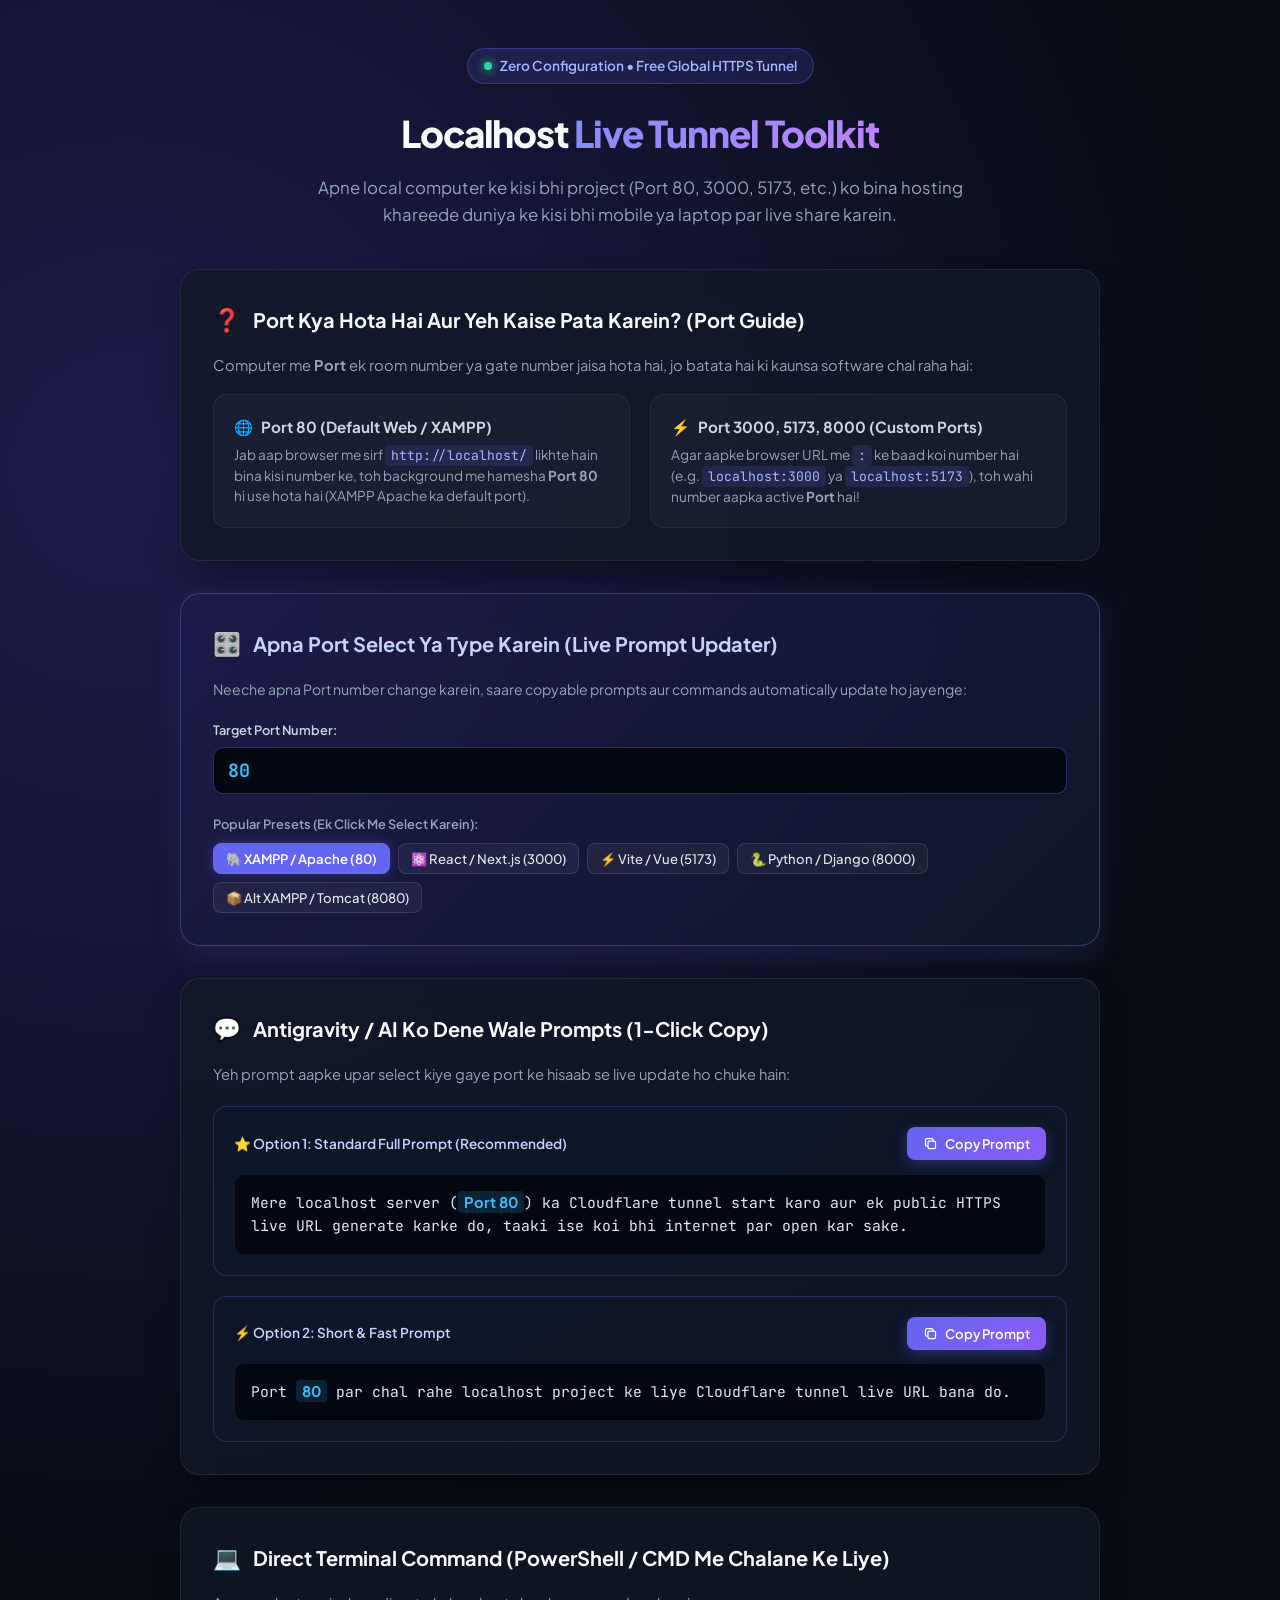
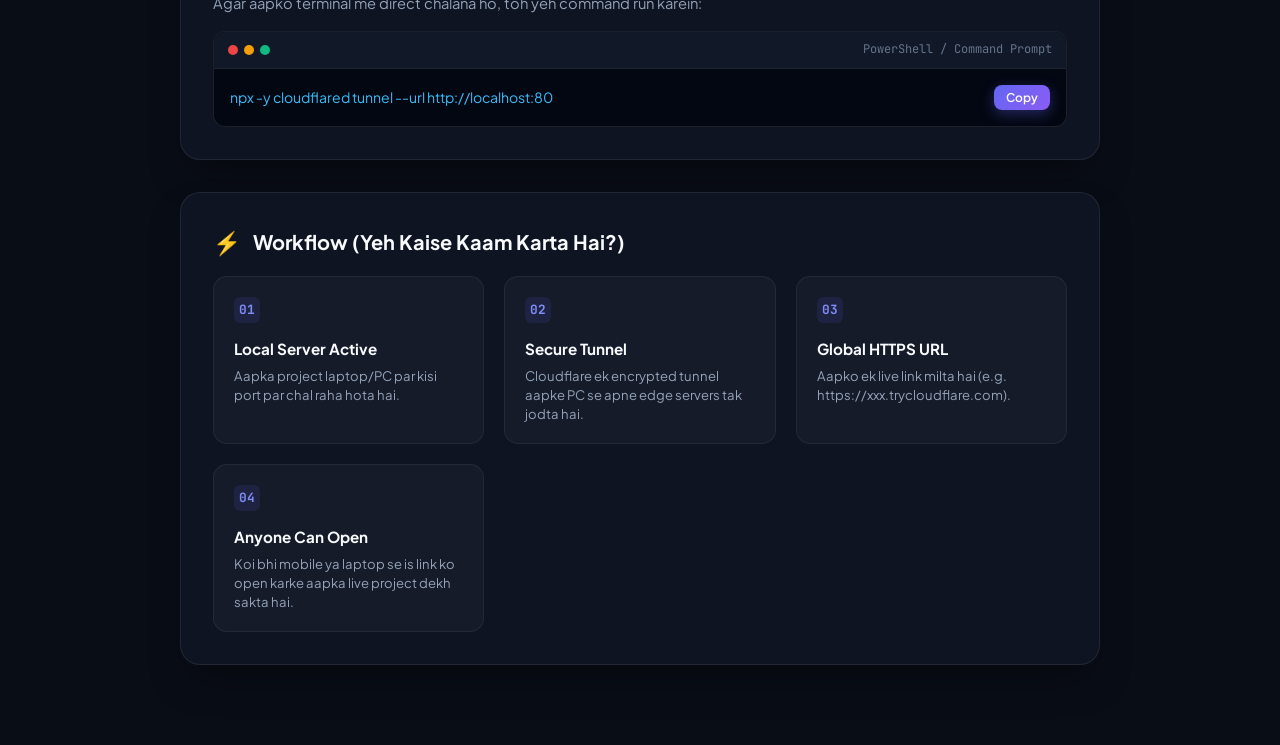
<file: tunnel-guide.html>
<!DOCTYPE html>
<html lang="en">
<head>
  <meta charset="UTF-8">
  <meta name="viewport" content="width=device-width, initial-scale=1.0">
  <title>Localhost Live Tunnel Guide & Interactive Port Customizer</title>
  <link rel="preconnect" href="https://fonts.googleapis.com">
  <link rel="preconnect" href="https://fonts.gstatic.com" crossorigin>
  <link href="https://fonts.googleapis.com/css2?family=Plus+Jakarta+Sans:wght@400;500;600;700;800&family=JetBrains+Mono:wght@400;500;600;700&display=swap" rel="stylesheet">
  <style>
    :root {
      --bg: #090d16;
      --card-bg: rgba(17, 24, 39, 0.78);
      --card-border: rgba(255, 255, 255, 0.08);
      --card-hover: rgba(99, 102, 241, 0.25);
      --primary: #6366f1;
      --primary-hover: #4f46e5;
      --primary-glow: rgba(99, 102, 241, 0.35);
      --accent: #10b981;
      --accent-glow: rgba(16, 185, 129, 0.3);
      --warning: #f59e0b;
      --text: #f8fafc;
      --text-muted: #94a3b8;
    }

    * {
      box-sizing: border-box;
      margin: 0;
      padding: 0;
      font-family: 'Plus Jakarta Sans', sans-serif;
    }

    body {
      background: radial-gradient(circle at 10% 20%, #1e1b4b 0%, #090d16 50%),
                  radial-gradient(circle at 90% 80%, #0f172a 0%, #090d16 60%);
      color: var(--text);
      min-height: 100vh;
      padding: 3rem 1.5rem;
      line-height: 1.6;
    }

    .container {
      max-width: 920px;
      margin: 0 auto;
    }

    /* Header */
    header {
      text-align: center;
      margin-bottom: 2.5rem;
    }

    .badge-top {
      display: inline-flex;
      align-items: center;
      gap: 0.5rem;
      padding: 6px 16px;
      background: rgba(99, 102, 241, 0.15);
      border: 1px solid rgba(99, 102, 241, 0.35);
      border-radius: 9999px;
      font-size: 0.85rem;
      font-weight: 600;
      color: #a5b4fc;
      margin-bottom: 1.25rem;
      backdrop-filter: blur(10px);
    }

    .badge-top .pulse-dot {
      width: 8px;
      height: 8px;
      background: #34d399;
      border-radius: 50%;
      box-shadow: 0 0 10px #34d399;
      animation: pulse 2s infinite;
    }

    @keyframes pulse {
      0%, 100% { opacity: 1; transform: scale(1); }
      50% { opacity: 0.4; transform: scale(0.85); }
    }

    h1 {
      font-size: 2.3rem;
      font-weight: 800;
      letter-spacing: -0.03em;
      margin-bottom: 0.8rem;
    }

    h1 span {
      background: linear-gradient(135deg, #818cf8 0%, #c084fc 100%);
      -webkit-background-clip: text;
      -webkit-text-fill-color: transparent;
    }

    .subtitle {
      color: var(--text-muted);
      font-size: 1.05rem;
      max-width: 650px;
      margin: 0 auto;
    }

    /* Card styling */
    .card {
      background: var(--card-bg);
      backdrop-filter: blur(16px);
      border: 1px solid var(--card-border);
      border-radius: 20px;
      padding: 2rem;
      margin-bottom: 2rem;
      box-shadow: 0 20px 40px -15px rgba(0, 0, 0, 0.5);
      transition: all 0.3s ease;
    }

    .card:hover {
      border-color: var(--card-hover);
    }

    .section-title {
      font-size: 1.25rem;
      font-weight: 700;
      margin-bottom: 1rem;
      display: flex;
      align-items: center;
      gap: 0.75rem;
    }

    .section-title .icon {
      font-size: 1.4rem;
    }

    /* Port Explainer Banner */
    .explainer-grid {
      display: grid;
      grid-template-columns: 1fr 1fr;
      gap: 1.25rem;
      margin-top: 1rem;
    }

    @media (max-width: 700px) {
      .explainer-grid { grid-template-columns: 1fr; }
    }

    .explainer-box {
      background: rgba(255, 255, 255, 0.03);
      border: 1px solid rgba(255, 255, 255, 0.06);
      border-radius: 14px;
      padding: 1.25rem;
    }

    .explainer-box h3 {
      font-size: 0.95rem;
      font-weight: 700;
      margin-bottom: 0.4rem;
      display: flex;
      align-items: center;
      gap: 0.5rem;
      color: #cbd5e1;
    }

    .explainer-box p {
      font-size: 0.85rem;
      color: var(--text-muted);
      line-height: 1.5;
    }

    .explainer-box code {
      background: rgba(99, 102, 241, 0.15);
      color: #a5b4fc;
      padding: 2px 6px;
      border-radius: 4px;
      font-family: 'JetBrains Mono', monospace;
      font-size: 0.82rem;
    }

    /* Interactive Port Selector Box */
    .port-selector-card {
      background: linear-gradient(135deg, rgba(30, 27, 75, 0.85), rgba(15, 23, 42, 0.9));
      border: 1px solid rgba(129, 140, 248, 0.3);
      box-shadow: 0 10px 30px rgba(99, 102, 241, 0.15);
    }

    .port-input-row {
      display: flex;
      gap: 1rem;
      align-items: center;
      margin: 1.25rem 0;
      flex-wrap: wrap;
    }

    .port-input-wrap {
      flex: 1;
      min-width: 200px;
      position: relative;
    }

    .port-input-wrap label {
      display: block;
      font-size: 0.8rem;
      font-weight: 600;
      color: #cbd5e1;
      margin-bottom: 0.4rem;
    }

    .port-input-wrap input {
      width: 100%;
      background: #030712;
      border: 1px solid rgba(99, 102, 241, 0.4);
      color: #38bdf8;
      font-family: 'JetBrains Mono', monospace;
      font-size: 1.15rem;
      font-weight: 700;
      padding: 10px 14px;
      border-radius: 10px;
      outline: none;
      transition: all 0.2s;
    }

    .port-input-wrap input:focus {
      border-color: #818cf8;
      box-shadow: 0 0 15px rgba(99, 102, 241, 0.4);
    }

    .presets-label {
      font-size: 0.8rem;
      font-weight: 600;
      color: var(--text-muted);
      margin-bottom: 0.5rem;
    }

    .presets-row {
      display: flex;
      flex-wrap: wrap;
      gap: 0.5rem;
    }

    .preset-btn {
      background: rgba(255, 255, 255, 0.05);
      border: 1px solid rgba(255, 255, 255, 0.1);
      color: #e2e8f0;
      padding: 6px 12px;
      border-radius: 8px;
      font-size: 0.82rem;
      font-weight: 500;
      cursor: pointer;
      display: flex;
      align-items: center;
      gap: 0.4rem;
      transition: all 0.2s;
    }

    .preset-btn:hover {
      background: rgba(99, 102, 241, 0.2);
      border-color: rgba(99, 102, 241, 0.4);
      color: #fff;
    }

    .preset-btn.active {
      background: var(--primary);
      border-color: var(--primary);
      color: white;
      font-weight: 600;
      box-shadow: 0 0 12px var(--primary-glow);
    }

    /* Dynamic Prompts Box */
    .prompt-card {
      background: rgba(15, 23, 42, 0.85);
      border: 1px solid rgba(99, 102, 241, 0.25);
      border-radius: 14px;
      padding: 1.25rem;
      margin-top: 1.25rem;
      position: relative;
    }

    .prompt-header {
      display: flex;
      justify-content: space-between;
      align-items: center;
      margin-bottom: 0.85rem;
    }

    .prompt-label {
      font-size: 0.85rem;
      font-weight: 600;
      color: #c7d2fe;
      display: flex;
      align-items: center;
      gap: 0.5rem;
    }

    .copy-btn {
      background: linear-gradient(135deg, var(--primary), #8b5cf6);
      color: #fff;
      border: none;
      padding: 8px 16px;
      border-radius: 8px;
      font-size: 0.82rem;
      font-weight: 600;
      cursor: pointer;
      display: flex;
      align-items: center;
      gap: 0.45rem;
      box-shadow: 0 4px 14px var(--primary-glow);
      transition: all 0.2s;
    }

    .copy-btn:hover {
      transform: translateY(-2px);
      filter: brightness(1.1);
    }

    .copy-btn.copied {
      background: linear-gradient(135deg, #059669, #10b981);
      box-shadow: 0 4px 14px var(--accent-glow);
    }

    .prompt-content {
      font-family: 'JetBrains Mono', monospace;
      font-size: 0.92rem;
      background: #030712;
      border: 1px solid rgba(255, 255, 255, 0.06);
      border-radius: 10px;
      padding: 1rem;
      color: #e2e8f0;
      word-break: break-word;
      user-select: all;
    }

    .prompt-content .port-tag {
      color: #38bdf8;
      font-weight: 700;
      background: rgba(56, 189, 248, 0.15);
      padding: 2px 6px;
      border-radius: 4px;
    }

    /* Terminal Box */
    .terminal-box {
      background: #030712;
      border: 1px solid rgba(255, 255, 255, 0.1);
      border-radius: 12px;
      overflow: hidden;
      margin-top: 1rem;
    }

    .terminal-top {
      background: #111827;
      padding: 8px 14px;
      display: flex;
      align-items: center;
      justify-content: space-between;
      border-bottom: 1px solid rgba(255, 255, 255, 0.05);
    }

    .dots {
      display: flex;
      gap: 6px;
    }

    .dot {
      width: 10px;
      height: 10px;
      border-radius: 50%;
    }
    .dot-red { background: #ef4444; }
    .dot-yellow { background: #f59e0b; }
    .dot-green { background: #10b981; }

    .terminal-code {
      padding: 1rem;
      font-family: 'JetBrains Mono', monospace;
      font-size: 0.88rem;
      color: #38bdf8;
      display: flex;
      justify-content: space-between;
      align-items: center;
      gap: 1rem;
      overflow-x: auto;
    }

    /* How It Works Steps */
    .steps-grid {
      display: grid;
      grid-template-columns: repeat(auto-fit, minmax(200px, 1fr));
      gap: 1.25rem;
      margin-top: 1rem;
    }

    .step-box {
      background: rgba(255, 255, 255, 0.03);
      border: 1px solid rgba(255, 255, 255, 0.06);
      border-radius: 14px;
      padding: 1.25rem;
      position: relative;
    }

    .step-number {
      font-family: 'JetBrains Mono', monospace;
      font-size: 0.8rem;
      font-weight: 700;
      color: #818cf8;
      background: rgba(99, 102, 241, 0.12);
      width: 26px;
      height: 26px;
      display: flex;
      align-items: center;
      justify-content: center;
      border-radius: 6px;
      margin-bottom: 0.85rem;
    }

    .step-box h3 {
      font-size: 0.95rem;
      font-weight: 700;
      margin-bottom: 0.3rem;
    }

    .step-box p {
      color: var(--text-muted);
      font-size: 0.82rem;
      line-height: 1.45;
    }

    /* Toast Notification */
    #toast {
      position: fixed;
      bottom: 2rem;
      right: 2rem;
      background: #10b981;
      color: white;
      padding: 12px 20px;
      border-radius: 10px;
      font-size: 0.9rem;
      font-weight: 600;
      box-shadow: 0 10px 25px rgba(0, 0, 0, 0.5);
      display: flex;
      align-items: center;
      gap: 8px;
      opacity: 0;
      transform: translateY(20px);
      transition: all 0.3s ease;
      pointer-events: none;
      z-index: 999;
    }

    #toast.show {
      opacity: 1;
      transform: translateY(0);
    }
  </style>
</head>
<body>

  <div class="container">
    
    <!-- Top Header -->
    <header>
      <div class="badge-top">
        <span class="pulse-dot"></span>
        Zero Configuration &bull; Free Global HTTPS Tunnel
      </div>
      <h1>Localhost <span>Live Tunnel Toolkit</span></h1>
      <p class="subtitle">
        Apne local computer ke kisi bhi project (Port 80, 3000, 5173, etc.) ko bina hosting khareede duniya ke kisi bhi mobile ya laptop par live share karein.
      </p>
    </header>

    <!-- Port Explainer Guide (Sabko Samajh Aane Ke Liye) -->
    <div class="card">
      <div class="section-title">
        <span class="icon">❓</span>
        Port Kya Hota Hai Aur Yeh Kaise Pata Karein? (Port Guide)
      </div>
      <p style="color: var(--text-muted); font-size: 0.92rem;">
        Computer me <b>Port</b> ek room number ya gate number jaisa hota hai, jo batata hai ki kaunsa software chal raha hai:
      </p>

      <div class="explainer-grid">
        <div class="explainer-box">
          <h3><span>🌐</span> Port 80 (Default Web / XAMPP)</h3>
          <p>
            Jab aap browser me sirf <code>http://localhost/</code> likhte hain bina kisi number ke, toh background me hamesha <b>Port 80</b> hi use hota hai (XAMPP Apache ka default port).
          </p>
        </div>

        <div class="explainer-box">
          <h3><span>⚡</span> Port 3000, 5173, 8000 (Custom Ports)</h3>
          <p>
            Agar aapke browser URL me <code>:</code> ke baad koi number hai (e.g. <code>localhost:3000</code> ya <code>localhost:5173</code>), toh wahi number aapka active <b>Port</b> hai!
          </p>
        </div>
      </div>
    </div>

    <!-- Interactive Port Customizer Box -->
    <div class="card port-selector-card">
      <div class="section-title" style="color: #c7d2fe;">
        <span class="icon">🎛️</span>
        Apna Port Select Ya Type Karein (Live Prompt Updater)
      </div>
      <p style="color: #94a3b8; font-size: 0.88rem;">
        Neeche apna Port number change karein, saare copyable prompts aur commands automatically update ho jayenge:
      </p>

      <div class="port-input-row">
        <div class="port-input-wrap">
          <label>Target Port Number:</label>
          <input type="number" id="portInput" value="80" min="1" max="65535" oninput="updatePrompts()">
        </div>
      </div>

      <div class="presets-label">Popular Presets (Ek Click Me Select Karein):</div>
      <div class="presets-row">
        <button class="preset-btn active" onclick="setPreset(80, this)">🐘 XAMPP / Apache (80)</button>
        <button class="preset-btn" onclick="setPreset(3000, this)">⚛️ React / Next.js (3000)</button>
        <button class="preset-btn" onclick="setPreset(5173, this)">⚡ Vite / Vue (5173)</button>
        <button class="preset-btn" onclick="setPreset(8000, this)">🐍 Python / Django (8000)</button>
        <button class="preset-btn" onclick="setPreset(8080, this)">📦 Alt XAMPP / Tomcat (8080)</button>
      </div>
    </div>

    <!-- Ready-to-Copy Prompts Section -->
    <div class="card">
      <div class="section-title">
        <span class="icon">💬</span>
        Antigravity / AI Ko Dene Wale Prompts (1-Click Copy)
      </div>
      <p style="color: var(--text-muted); font-size: 0.92rem;">
        Yeh prompt aapke upar select kiye gaye port ke hisaab se live update ho chuke hain:
      </p>

      <!-- Option 1: Standard Full Prompt -->
      <div class="prompt-card">
        <div class="prompt-header">
          <span class="prompt-label">
            ⭐ Option 1: Standard Full Prompt (Recommended)
          </span>
          <button class="copy-btn" onclick="copyDynamicText('promptFull', this)">
            <svg width="15" height="15" fill="none" stroke="currentColor" stroke-width="2" viewBox="0 0 24 24"><path d="M8 16H6a2 2 0 01-2-2V6a2 2 0 012-2h8a2 2 0 012 2v2m-6 12h8a2 2 0 002-2v-8a2 2 0 00-2-2h-8a2 2 0 00-2 2v8a2 2 0 002 2z"></path></svg>
            <span>Copy Prompt</span>
          </button>
        </div>
        <div class="prompt-content" id="promptFullView">
          Mere localhost server (<span class="port-tag" id="tagPort1">Port 80</span>) ka Cloudflare tunnel start karo aur ek public HTTPS live URL generate karke do, taaki ise koi bhi internet par open kar sake.
        </div>
      </div>

      <!-- Option 2: Short Prompt -->
      <div class="prompt-card">
        <div class="prompt-header">
          <span class="prompt-label">
            ⚡ Option 2: Short & Fast Prompt
          </span>
          <button class="copy-btn" onclick="copyDynamicText('promptShort', this)">
            <svg width="15" height="15" fill="none" stroke="currentColor" stroke-width="2" viewBox="0 0 24 24"><path d="M8 16H6a2 2 0 01-2-2V6a2 2 0 012-2h8a2 2 0 012 2v2m-6 12h8a2 2 0 002-2v-8a2 2 0 00-2-2h-8a2 2 0 00-2 2v8a2 2 0 002 2z"></path></svg>
            <span>Copy Prompt</span>
          </button>
        </div>
        <div class="prompt-content" id="promptShortView">
          Port <span class="port-tag" id="tagPort2">80</span> par chal rahe localhost project ke liye Cloudflare tunnel live URL bana do.
        </div>
      </div>

    </div>

    <!-- Direct Terminal Command Box -->
    <div class="card">
      <div class="section-title">
        <span class="icon">💻</span>
        Direct Terminal Command (PowerShell / CMD Me Chalane Ke Liye)
      </div>
      <p style="color: var(--text-muted); font-size: 0.92rem;">
        Agar aapko terminal me direct chalana ho, toh yeh command run karein:
      </p>

      <div class="terminal-box">
        <div class="terminal-top">
          <div class="dots">
            <span class="dot dot-red"></span>
            <span class="dot dot-yellow"></span>
            <span class="dot dot-green"></span>
          </div>
          <span style="font-size: 0.75rem; color: #64748b; font-family: 'JetBrains Mono', monospace;">PowerShell / Command Prompt</span>
        </div>
        <div class="terminal-code">
          <span id="cmdText">npx -y cloudflared tunnel --url http://localhost:80</span>
          <button class="copy-btn" style="padding: 5px 12px; font-size: 0.75rem;" onclick="copyDynamicText('cmdOnly', this)">
            <span>Copy</span>
          </button>
        </div>
      </div>
    </div>

    <!-- How It Works Steps -->
    <div class="card">
      <div class="section-title">
        <span class="icon">⚡</span>
        Workflow (Yeh Kaise Kaam Karta Hai?)
      </div>
      <div class="steps-grid">
        <div class="step-box">
          <div class="step-number">01</div>
          <h3>Local Server Active</h3>
          <p>Aapka project laptop/PC par kisi port par chal raha hota hai.</p>
        </div>

        <div class="step-box">
          <div class="step-number">02</div>
          <h3>Secure Tunnel</h3>
          <p>Cloudflare ek encrypted tunnel aapke PC se apne edge servers tak jodta hai.</p>
        </div>

        <div class="step-box">
          <div class="step-number">03</div>
          <h3>Global HTTPS URL</h3>
          <p>Aapko ek live link milta hai (e.g. <code>https://xxx.trycloudflare.com</code>).</p>
        </div>

        <div class="step-box">
          <div class="step-number">04</div>
          <h3>Anyone Can Open</h3>
          <p>Koi bhi mobile ya laptop se is link ko open karke aapka live project dekh sakta hai.</p>
        </div>
      </div>
    </div>

  </div>

  <!-- Toast Notification -->
  <div id="toast">
    <svg width="18" height="18" fill="none" stroke="currentColor" stroke-width="2.5" viewBox="0 0 24 24"><path d="M5 13l4 4L19 7"></path></svg>
    <span id="toastMsg">Prompt clipboard me copy ho gaya!</span>
  </div>

  <script>
    let currentPort = 80;

    function setPreset(port, btn) {
      document.querySelectorAll('.preset-btn').forEach(b => b.classList.remove('active'));
      btn.classList.add('active');
      document.getElementById('portInput').value = port;
      currentPort = port;
      updatePrompts();
    }

    function updatePrompts() {
      const inputVal = document.getElementById('portInput').value;
      currentPort = parseInt(inputVal) || 80;

      // Update tags
      document.getElementById('tagPort1').innerText = `Port ${currentPort}`;
      document.getElementById('tagPort2').innerText = `${currentPort}`;

      // Update command
      document.getElementById('cmdText').innerText = `npx -y cloudflared tunnel --url http://localhost:${currentPort}`;
    }

    function getDynamicString(type) {
      if (type === 'promptFull') {
        return `Mere localhost server (Port ${currentPort}) ka Cloudflare tunnel start karo aur ek public HTTPS live URL generate karke do, taaki ise koi bhi internet par open kar sake.`;
      }
      if (type === 'promptShort') {
        return `Port ${currentPort} par chal rahe localhost project ke liye Cloudflare tunnel live URL bana do.`;
      }
      if (type === 'cmdOnly') {
        return `npx -y cloudflared tunnel --url http://localhost:${currentPort}`;
      }
      return '';
    }

    function copyDynamicText(type, btn) {
      const text = getDynamicString(type);

      navigator.clipboard.writeText(text).then(() => {
        const originalHtml = btn.innerHTML;
        btn.classList.add('copied');
        btn.innerHTML = `
          <svg width="15" height="15" fill="none" stroke="currentColor" stroke-width="2.5" viewBox="0 0 24 24"><path d="M5 13l4 4L19 7"></path></svg>
          <span>Copied!</span>
        `;

        const toast = document.getElementById('toast');
        document.getElementById('toastMsg').innerText = `Port ${currentPort} prompt copied!`;
        toast.classList.add('show');

        setTimeout(() => {
          btn.classList.remove('copied');
          btn.innerHTML = originalHtml;
          toast.classList.remove('show');
        }, 2200);
      }).catch(err => {
        console.error('Copy failed: ', err);
      });
    }

    // Initial setup
    updatePrompts();
  </script>
</body>
</html>
</file>
